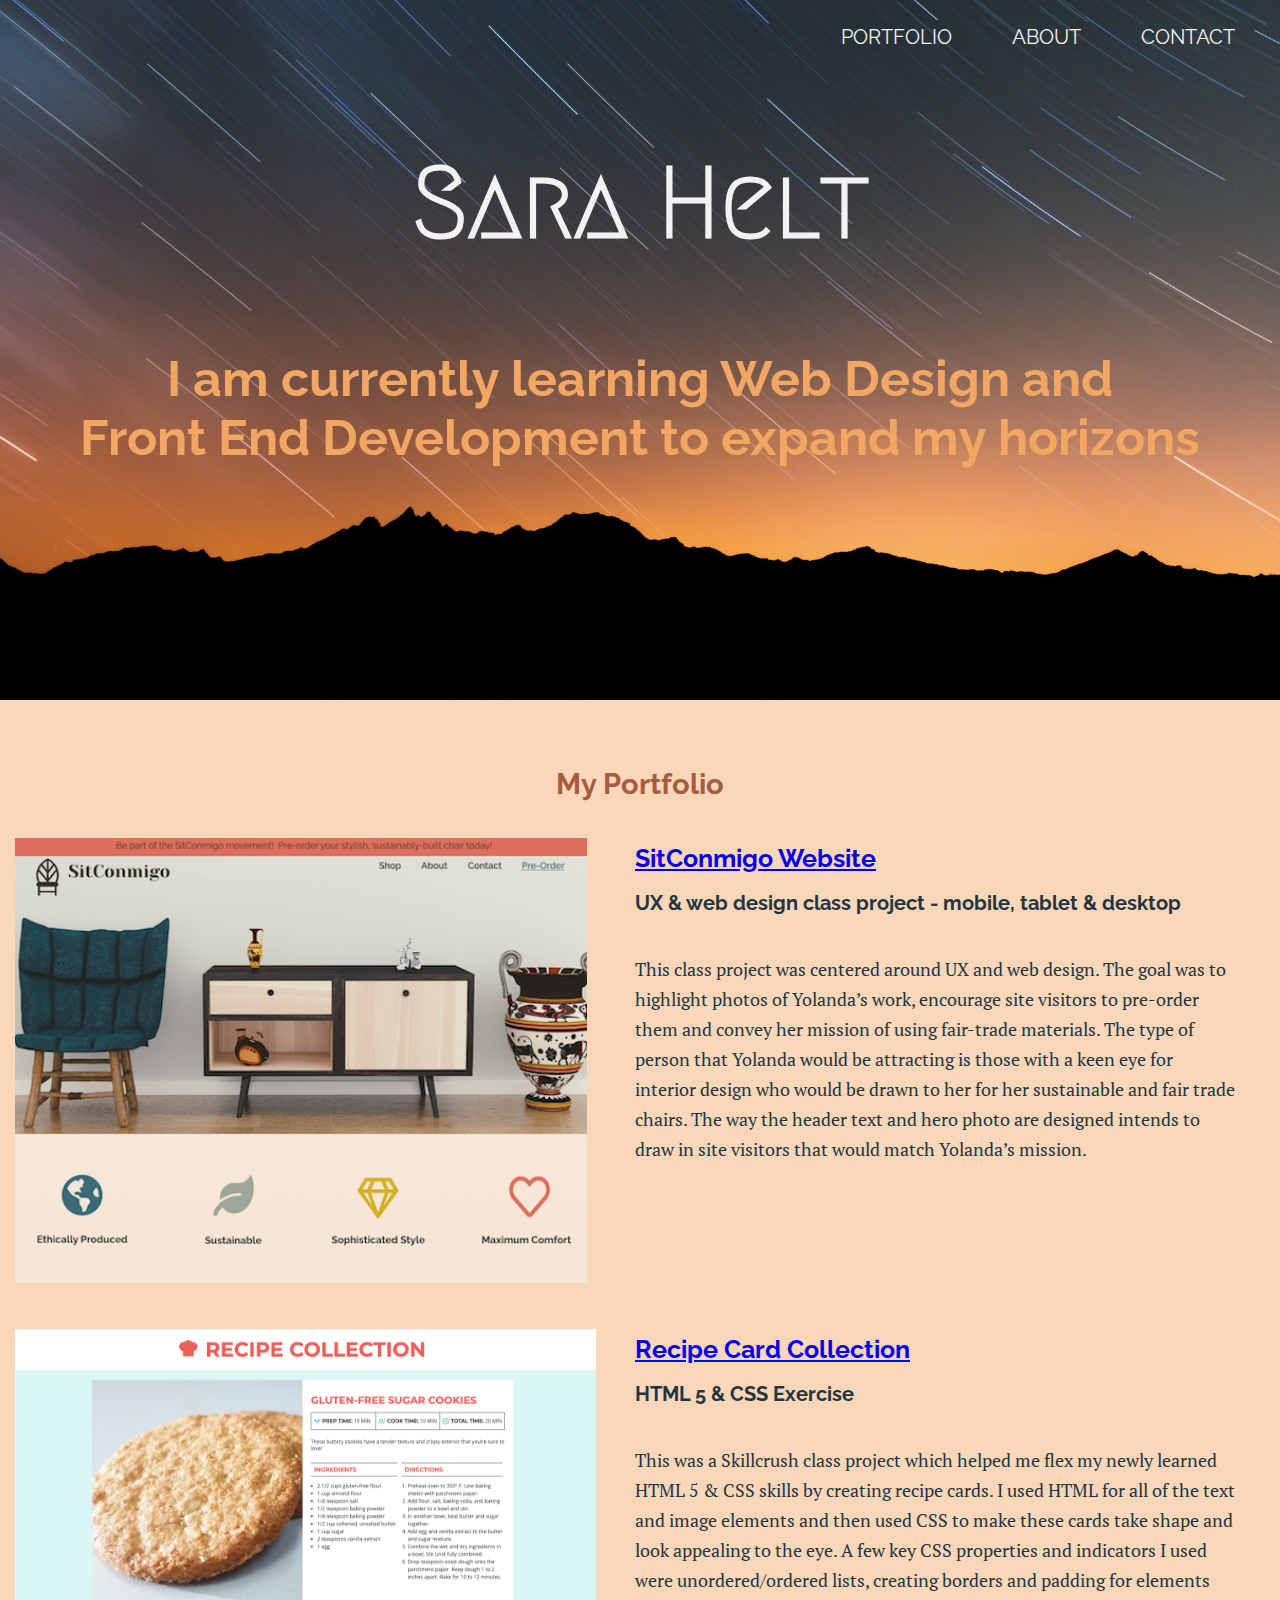
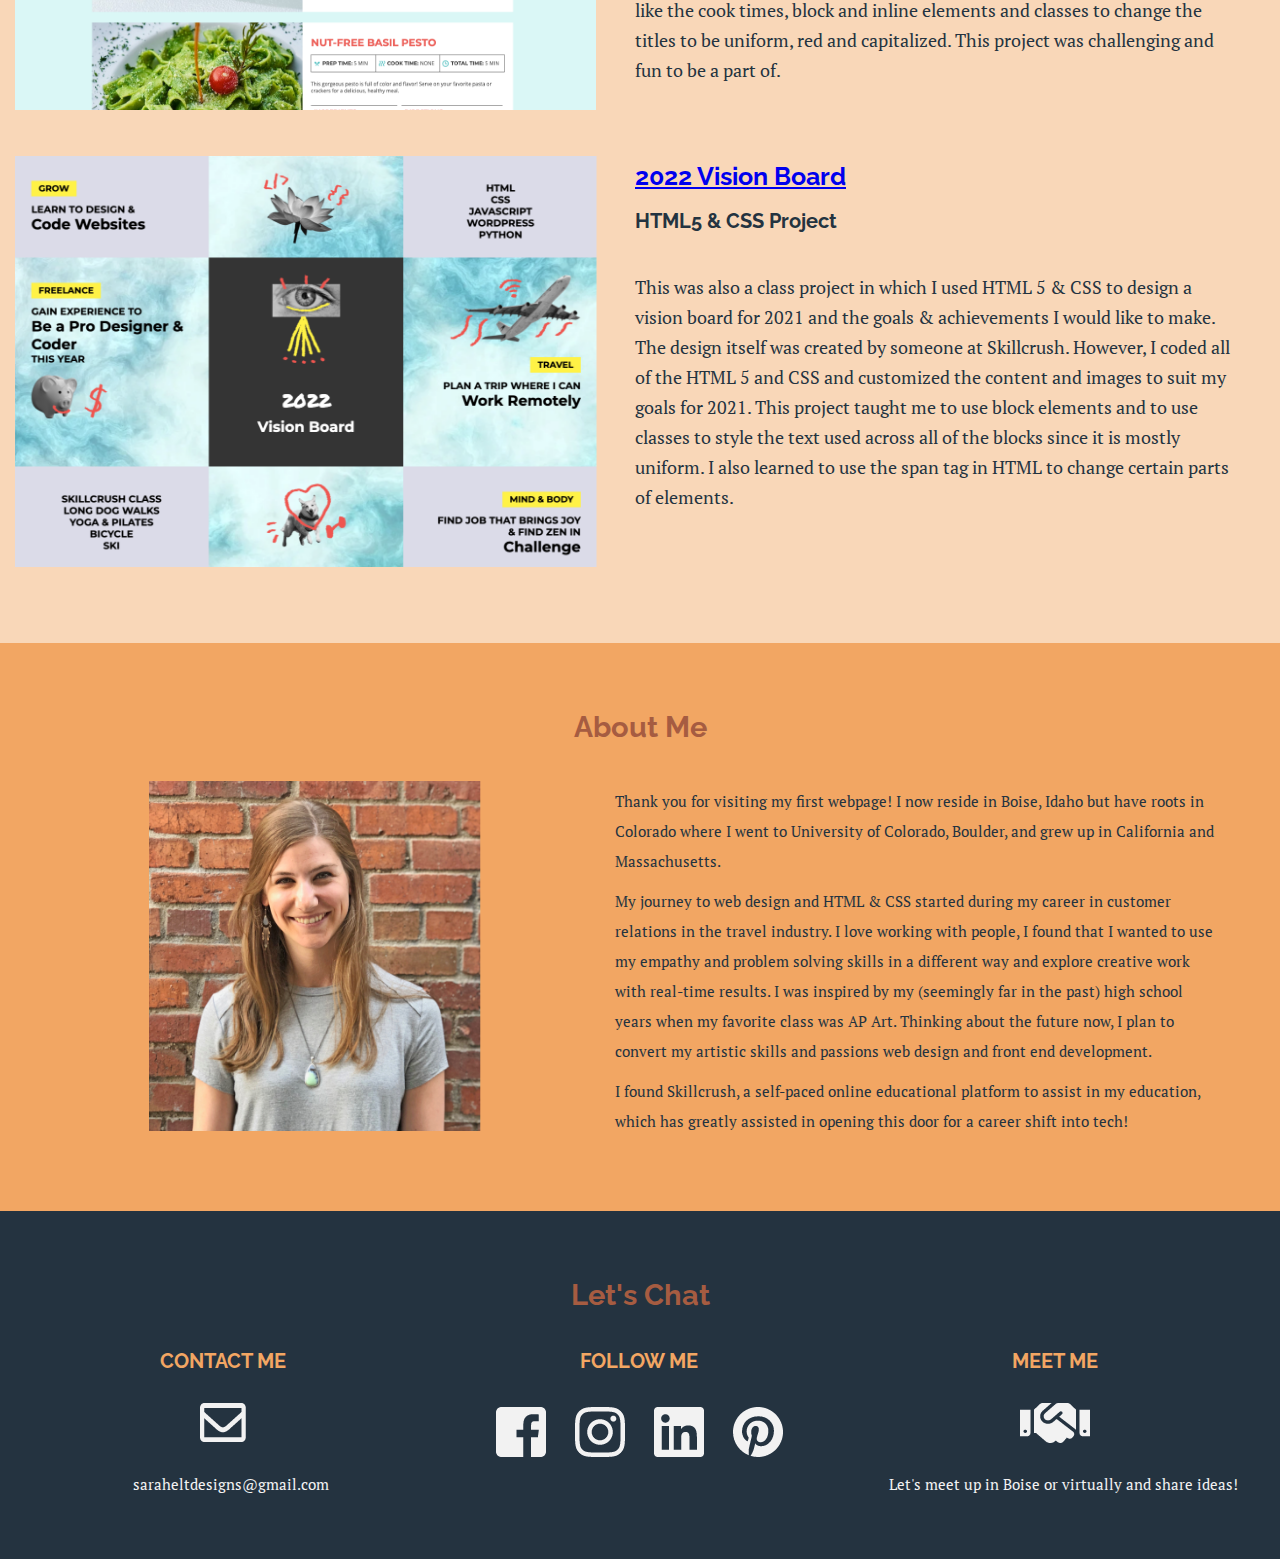
<file: index.html>
<!doctype html>
<html lang="en">
  <head>
        <meta charset="utf-8">
        <meta name="viewport" content="width=device-width, initial-scale=1">
        <title>Sara Helt Designs</title>
        <link rel="stylesheet" href="css/normalize.css">
      	<link rel="stylesheet" href="css/main.css">
        <link rel="preconnect" href="https://fonts.gstatic.com">
        <link href="https://fonts.googleapis.com/css2?family=Megrim&family=PT+Serif&family=Raleway:wght@300;500&display=swap" rel="stylesheet">
  </head>
  <body>
      <header>
        <div class="full-width">
            <nav>
              <ul>
                <li><a href=#portfolio>Portfolio</a></li>
                <li><a href=#about>About</a></li>
                <li><a href =#footer>Contact</a></li>
              </ul>
            </nav>
        </div>
        <div class="full-width">
            <h1>Sara Helt</h1>
        </div>
        <div class="full-width">
            <h2>I am currently learning Web Design and<br> Front End Development to <span> expand my horizons</span></h2>
        </div>
      </header>

    <main>
    <section id="portfolio">
        <div class="title">
          <h3><span>My Portfolio</span></h3>
        </div>
        <div class="full-width">
            <div class="half-width">
              <img src="img/sitconmigo_thumbnail2.0.png" alt="sitconmigo"/>
            </div>
            <div class="half-width-left">
              <a href="file:///Users/sarahelt/Desktop/Skillcrush/Portfolio/sara-helt-milestone/milestone-portfolio-project/sitconmigo/sitconmigo_website.png" target="_BLANK"><h4>SitConmigo Website</h4></a>
              <h5>UX &amp; web design class project - mobile, tablet & desktop</h5>
              <p>This class project was centered around UX and web design. The goal was to highlight photos of Yolanda’s work, encourage site visitors to pre-order them and convey her mission of using fair-trade materials. The type of person that Yolanda would be attracting is those with a keen eye for interior design who would be drawn to her for her sustainable and fair trade chairs. The way the header text and hero photo are designed intends to draw in site visitors that would match Yolanda’s mission.</p>
            </div>
        </div>

        <div class= "full-width">
            <div class="half-width">
              <img src="img/recipe-cards-project-thbnl-xd.png" alt="recipe-cards"/>
            </div>
            <div class="half-width-left">
              <a href="file:///Users/sarahelt/Desktop/Skillcrush/Portfolio/sara-helt-milestone/milestone-portfolio-project/recipe_cards/index.html" target="_BLANK"><h4>Recipe Card Collection</h4></a>
              <h5>HTML 5 &amp; CSS Exercise</h5>
              <p>This was a Skillcrush class project which helped me flex my newly learned HTML 5 & CSS skills by creating recipe cards. I used HTML for all of the text and image elements and then used CSS to make these cards take shape and look appealing to the eye. A few key CSS properties and indicators I used were unordered/ordered lists, creating borders and padding for elements like the cook times, block and inline elements and classes to change the titles to be uniform, red and capitalized. This project was challenging and fun to be a part of. </p>
            </div>
        </div>

        <div class="full-width">
            <div class= "half-width">
              <img src="img/vision-board-xd.png" alt="vision-board"/>
            </div>
            <div class="half-width-left">
              <a href="file:///Users/sarahelt/Desktop/Skillcrush/Portfolio/sara-helt-milestone/milestone-portfolio-project/vision_board/index.html" target="_BLANK"><h4>2022 Vision Board</h4></a>
              <h5>HTML5 & CSS Project</h5>
              <p>This was also a class project in which I used HTML 5 & CSS to design a vision board for 2021 and the goals & achievements I would like to make. The design itself was created by someone at Skillcrush. However, I coded all of the HTML 5 and CSS and customized the content and images to suit my goals for 2021. This project taught me to use block elements and to use classes to style the text used across all of the blocks since it is mostly uniform. I also learned to use the span tag in HTML to change certain parts of elements. </p>
            </div>
        </div>
      </section>
      <section id="about">
        <div class="title">
          <h3><span>About Me</span></h3>
        </div>
        <div class="full-width">
          <div class="half-width">
            <img src="img/head-shot-xd.png" alt="head-shot"/>
          </div>
          <div class="half-width">
            <p>Thank you for visiting my first webpage! I now reside in Boise, Idaho but have roots in Colorado where I went to University of Colorado, Boulder, and grew up in California and Massachusetts.</p>
            <p>My journey to web design and HTML &amp; CSS started during my career in customer relations in the travel industry. I love working with people, I found that I wanted to use my empathy and problem solving skills in a different way and explore creative work with real-time results. I was inspired by my (seemingly far in the past) high school years when my favorite class was AP Art. Thinking about the future now, I plan to convert my artistic skills and passions web design and front end development.</p>
            <p>I found Skillcrush, a self-paced online educational platform to assist in my education, which has greatly assisted in opening this door for a career shift into tech!</p>
          </div>
        </div>
      </section>
      </main>
    <footer>
    <section id="footer">
      <div class="title">
          <h3><span>Let's Chat</span></h3>
      </div>
      <div class="full-width">
          <div class="third-width">
              <h5>Contact Me</h5>
              <a href="mailto:saraheltdesigns@gmail.com"><img src="img/envelope.png" id="envelope" alt="envelope icon" /></a>
              <p>saraheltdesigns@gmail.com</p>
          </div>
          <div class="third-width">
              <h5>Follow Me</h5>
                <a target="_blank" href="https://www.facebook.com/sara.helt.5/"><img src="img/facebook-square.png" alt="facebook-icon" class="button"/></a>
                <a target="_blank" href="https://www.instagram.com/helts102/"><img src="img/instagram.png" alt="instagram-icon" class="button"/></a>
                <a target="_blank" href="https://www.linkedin.com/in/sara-helt/"><img src="img/linkedin.png" alt="linkedin-icon" class="button"/></a>
                <a target="_blank" href="https://www.pinterest.com/smokinsara/_saved/"><img src="img/pinterest.png" alt="pinterest-icon" class="button"/></a>
          </div>
          <div class="third-width">
              <h5>Meet Me</h5>
              <img src="img/handshake.png" alt="handshake-icon" />
              <p>Let's meet up in Boise or virtually and share ideas!</p>
          </div>
        </div>
    </section>
    </footer>
  </body>
</html>
</file>
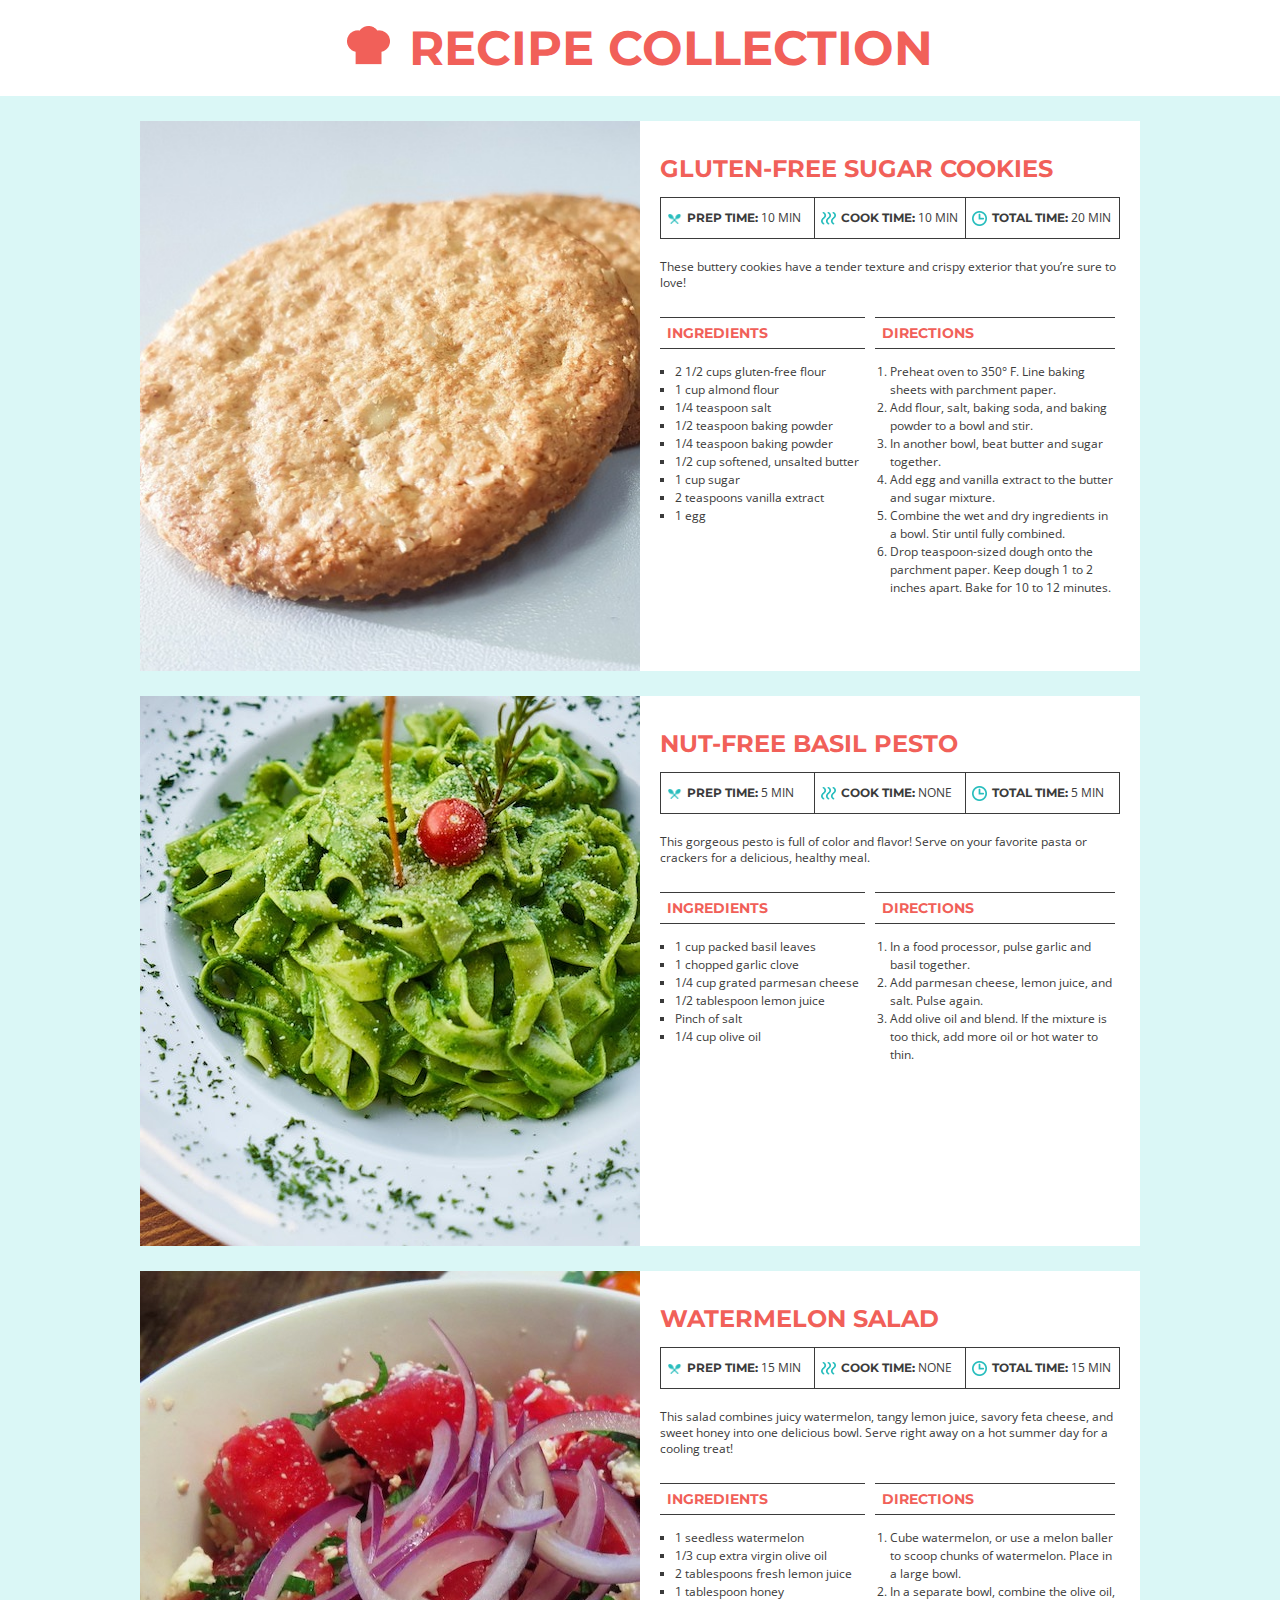
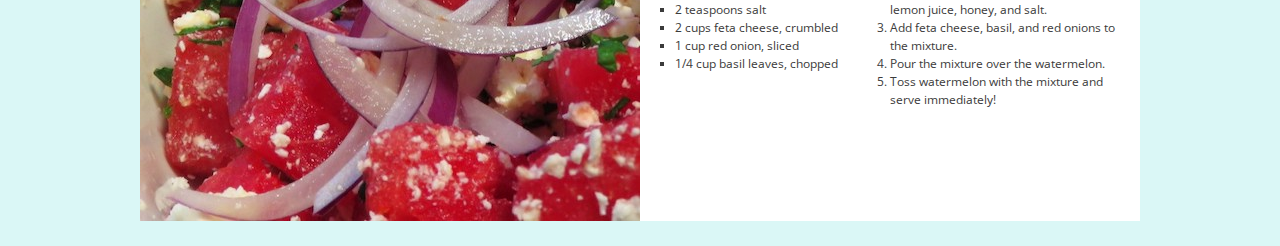
<file: recipe_cards/index.html>
<!doctype html>
<html lang="en">
<head>
    <meta charset="utf-8">
    <title>Recipe Cards Project</title>
    <link href="https://fonts.googleapis.com/css?family=Montserrat:700%7COpen+Sans&display=swap" rel="stylesheet">
    <link rel="stylesheet" href="css/normalize.css" />
    <link rel="stylesheet" href="css/style.css" />
</head>

    <body>
        <header>
            <img src="img/chef-hat.png" alt="chef hat">
            <h1>Recipe Collection</h1>
        </header>
        <main>
            <article id="cookies" class="card">
                <div class="image"></div>
                <div class="recipe">
                    <h2>Gluten-Free Sugar Cookies</h2>
                    <div class="time">
                        <div class="prep">
                            <img src="img/spoons.png" alt="prep time"><p class="time-details"><strong>Prep Time:</strong> 10 Min</p>
                        </div>
                        <div class="cook">
                            <img src="img/steam.png" alt="cook time"><p class="time-details"><strong>Cook Time:</strong> 10 Min</p>
                        </div>
                        <div class="total">
                            <img src="img/clock.png" alt="total time"><p class="time-details"><strong>Total Time:</strong> 20 Min</p>
                        </div>
                    </div>
                    <p class="description">These buttery cookies have a tender texture and crispy exterior that you’re
                        sure to love!</p>
                    <div class="columns">
                        <section class="ingredients">
                            <h3>Ingredients</h3>
                            <ul>
                                <li>2 1/2 cups gluten-free flour</li>
                                <li>1 cup almond flour</li>
                                <li>1/4 teaspoon salt</li>
                                <li>1/2 teaspoon baking powder</li>
                                <li>1/4 teaspoon baking powder</li>
                                <li>1/2 cup softened, unsalted butter</li>
                                <li>1 cup sugar</li>
                                <li>2 teaspoons vanilla extract</li>
                                <li>1 egg</li>
                            </ul>
                        </section>
                        <section class="directions">
                            <h3>Directions</h3>
                            <ol>
                                <li>Preheat oven to 350&deg; F. Line baking sheets with parchment paper.</li>
                                <li>Add flour, salt, baking soda, and baking powder to a bowl and stir.</li>
                                <li>In another bowl, beat butter and sugar together.</li>
                                <li>Add egg and vanilla extract to the butter and sugar mixture.</li>
                                <li>Combine the wet and dry ingredients in a bowl. Stir until fully combined.</li>
                                <li>Drop teaspoon-sized dough onto the parchment paper. Keep dough 1 to 2 inches apart.
                                    Bake for 10 to 12 minutes.</li>
                            </ol>
                        </section>
                    </div>
                </div>
            </article>
            <article id="pesto" class="card">
                <div class="image"></div>
                <div class="recipe">
                    <h2>Nut-Free Basil Pesto</h2>
                    <div class="time">
                        <div class="prep">
                            <img src="img/spoons.png" alt="prep time"><p class="time-details"><strong>Prep Time:</strong> 5 Min</p>
                        </div>
                        <div class="cook">
                            <img src="img/steam.png" alt="cook time"><p class="time-details"><strong>Cook Time:</strong> None</p>
                        </div>
                        <div class="total">
                            <img src="img/clock.png" alt="total time"><p class="time-details"><strong>Total Time:</strong> 5 Min</p>
                        </div>
                    </div>
                    <p class="description">This gorgeous pesto is full of color and flavor! Serve on your favorite pasta
                        or crackers for a delicious, healthy meal.</p>
                    <div class="columns">
                        <section class="ingredients">
                            <h3>Ingredients</h3>
                            <ul>
                                <li>1 cup packed basil leaves</li>
                                <li>1 chopped garlic clove</li>
                                <li>1/4 cup grated parmesan cheese</li>
                                <li>1/2 tablespoon lemon juice</li>
                                <li>Pinch of salt</li>
                                <li>1/4 cup olive oil</li>
                            </ul>
                        </section>
                        <section class="directions">
                            <h3>Directions</h3>
                            <ol>
                                <li>In a food processor, pulse garlic and basil together.</li>
                                <li>Add parmesan cheese, lemon juice, and salt. Pulse again.</li>
                                <li>Add olive oil and blend. If the mixture is too thick, add more oil or hot water to
                                    thin.</li>
                            </ol>
                        </section>
                    </div>
                </div>
            </article>
            <article id="salad" class="card">
                <div class="image"></div>
                <div class="recipe">
                    <h2>Watermelon Salad</h2>
                    <div class="time">
                        <div class="prep">
                            <img src="img/spoons.png" alt="prep time"><p class="time-details"><strong>Prep Time:</strong> 15 Min</p>
                        </div>
                        <div class="cook">
                            <img src="img/steam.png" alt="cook time"><p class="time-details"><strong>Cook Time:</strong> None</p>
                        </div>
                        <div class="total">
                            <img src="img/clock.png" alt="total time"><p class="time-details"><strong>Total Time:</strong> 15 Min</p>
                        </div>
                    </div>
                    <p class="description">This salad combines juicy watermelon, tangy lemon juice, savory feta cheese,
                        and sweet honey into one delicious bowl. Serve right away on a hot summer day for a cooling
                        treat!</p>
                    <div class="columns">
                        <section class="ingredients">
                            <h3>Ingredients</h3>
                            <ul>
                                <li>1 seedless watermelon</li>
                                <li>1/3 cup extra virgin olive oil</li>
                                <li>2 tablespoons fresh lemon juice</li>
                                <li>1 tablespoon honey</li>
                                <li>2 teaspoons salt</li>
                                <li>2 cups feta cheese, crumbled</li>
                                <li>1 cup red onion, sliced</li>
                                <li>1/4 cup basil leaves, chopped</li>
                            </ul>
                        </section>
                        <section class="directions">
                            <h3>Directions</h3>
                            <ol>
                                <li>Cube watermelon, or use a melon baller to scoop chunks of watermelon. Place in a
                                    large bowl.</li>
                                <li>In a separate bowl, combine the olive oil, lemon juice, honey, and salt.</li>
                                <li>Add feta cheese, basil, and red onions to the mixture.</li>
                                <li>Pour the mixture over the watermelon.</li>
                                <li>Toss watermelon with the mixture and serve immediately!</li>
                            </ol>
                        </section>
                    </div>
                </div>
            </article>
        </main>

  </body>
  </html>
</file>
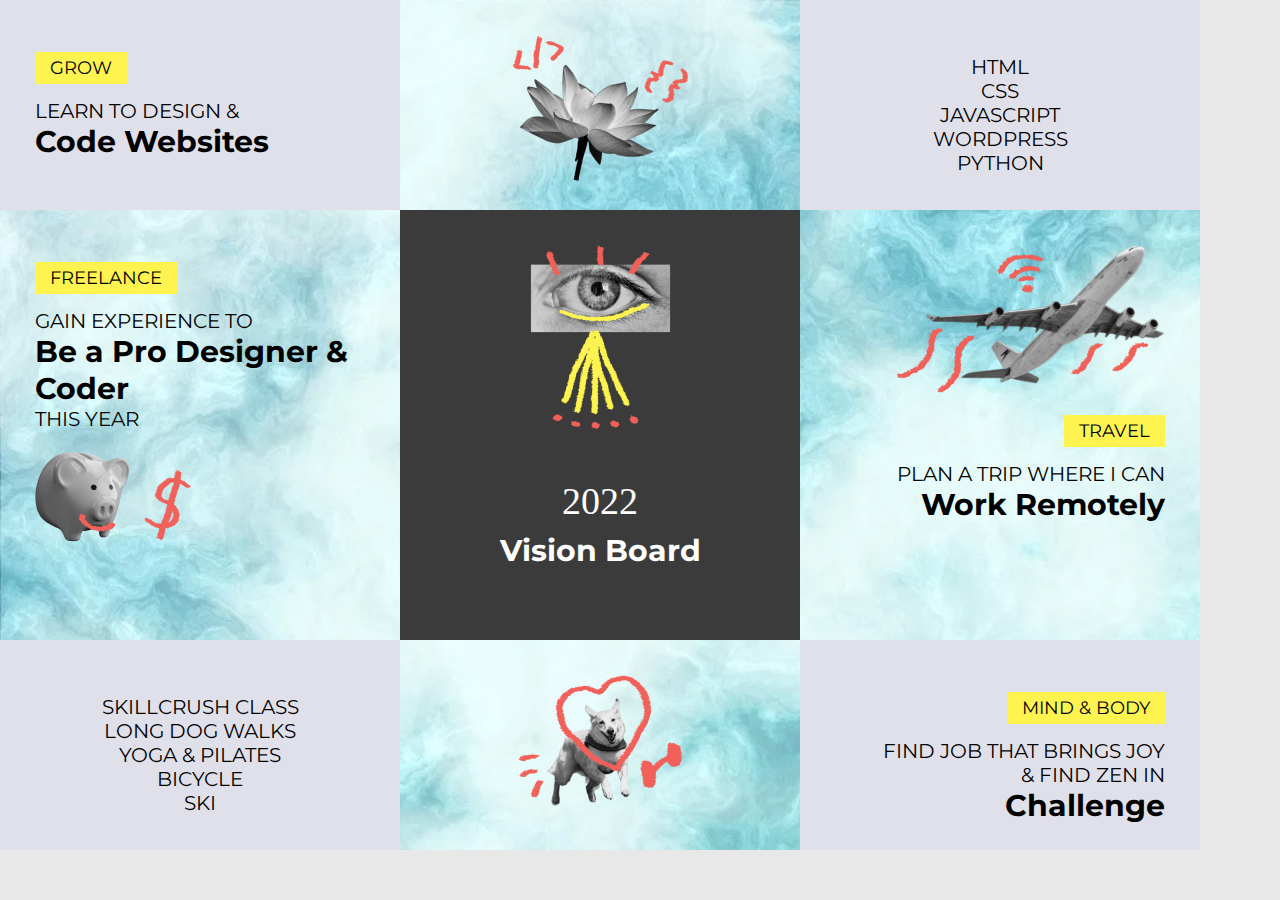
<file: vision_board/index.html>
<!doctype html>
<html lang="en">
  <head>
        <meta charset="utf-8">
        <meta name="viewport" content="width=device-width, initial-scale=1">
        <title>2022 Vision Board</title>
        <link rel="stylesheet" href="css/normalize.css">
      	<link rel="stylesheet" href="css/main.css">
        <link rel="preconnect" href="https://fonts.gstatic.com">
        <link href="https://fonts.googleapis.com/css2?family=Montserrat:wght@700&family=Permanent+Marker&display=swap" rel="stylesheet">
  </head>
  <body>
    <div id="vision-board">
  		<div class="block small-block left light-bg">
  			<p><span class="highlight">Grow</span></p>
  			<p>Learn to Design &amp;<br>
  			<strong>Code Websites</strong></p>
  		</div>
  		<div class="block small-block center">
  			<img src="img/flower.png" alt="Flower" />
  		</div>
  		<div class="block small-block center light-bg">
  			<p>Html<br>
  				CSS<br>
  				Javascript<br>
  				Wordpress<br>
  				Python</p>
  		</div>
  		<div class="block large-block left ">
  			<p><span class="highlight">Freelance</span></p>
  			<p>Gain experience to<br>
  				<strong>Be a Pro Designer &amp; Coder</strong><br>
  				This year</p>
  			<img src="img/piggy.png" alt="Piggy" />
  		</div>
  		<div class="block large-block center dark-bg title">
  			<img src="img/eye.png" alt="Eye" />
  			<p><span>2022</span><br>
  				<strong>Vision Board</strong></p>
  		</div>
  		<div class="block large-block right">
  			<img src="img/plane.png" alt="Plane" />
  			<p><span class="highlight">Travel</span></p>
  			<p>Plan a trip where I can<br>
  				<strong>Work Remotely</strong><br></p>
  		</div>
  		<div class="block small-block center light-bg">
  			<p>SkillCrush class<br>
  				Long Dog Walks<br>
  				Yoga &amp; Pilates<br>
          Bicycle<br>
  				Ski<br>
  				</p>
  		</div>
  		<div class="block small-block center">
  			<img src="img/doggo.png" alt="Doggo" />
  		</div>
  		<div class="block small-block right light-bg">
  			<p><span class="highlight">Mind & Body</span></p>
  			<p>Find job that brings joy<br>
  				&amp; find zen in<br>
  				<strong>Challenge</strong></p>
  		</div>
  	</div>
  </body>
  </html>
</file>
<file: css/main.css>
/**** BASE STYLE ***/
body{
  font-family: 'PT Serif', serif;
  font-size: 20px;
  background-color: #f9d7b8;
  color: #243340;
  margin: 0;
}

p,
h4{
margin: 0;
width: 600px;
float: right;
}

/***** GRID *****/
.full-width {
      width: 1250px;
      margin: 0 auto;
      overflow: auto;
}

.half-width {
      width: 600px;
      float: left;
      margin: 20px 0px;
    }

.half-width-left {
      width: 600px;
      float: left;
      margin: 20px 20px;
}

.third-width{
    width: 350px;
    display: inline-block;
    float: left;
    text-align: center;
}
.title{
  font-family: 'Raleway', sans-serif;
  font-size: 25px;
  color: #A65C41;
  text-align: center;
}

h3 span{
  display: inline-block;
  padding: 7px 7px 7px 7px;
  margin: 0;
}

h3{
  margin: 0;
  padding: 10px 0 10px 0;
}


/***** HEADER *****/
header {
    height: 700px;
    background: url('../img/marek-piwnicki-dark-unsplash-crop.png');
    background-size:cover;
    background-position: center;
}

header h1{
  font-family: 'Megrim', cursive;
  font-size:100px;
  color: #f2f2f2;
  text-align: center;
}

header h2{
  font-family:'Raleway', sans-serif;
  font-size: 50px;
  color: #F2A663;
  text-align: center;
  margin: 20px;
}

nav {
  font-family: 'Raleway', sans-serif;
  font-size: 15px;
  text-transform: uppercase;
  color:#f2f2f2;
  text-align: right;
}

nav ul{
  display: inline-block;
  list-style: none;
}

nav ul li{
  float: left;
  padding: 10px 30px;
}

nav ul li a{
  font-family: 'Raleway', sans-serif;
  font-size: 20px;
  text-transform: uppercase;
  text-decoration: none;
  color:#f2f2f2;
  text-align: right;
}



/**** PORTFOLIO *****/
.half-width-left h4, p{
    padding: 5px 0px;
  }

.half-width-left h4{
    font-size: 25px;
    text-decoration: underline;
    font-family: 'Raleway', sans-serif;
}

.half-width-left p{
  font-size: 18px;
  line-height: 30px;
}

#portfolio {
  padding: 50px 0;
}

#portfolio a:visited {
  text-decoration: none;
  color: #243340;
}

#portfolio h5{
  font-size: 20px;
  font-family: 'Raleway', sans-serif;
  padding-top: 20px;
}


/**** ABOUT ME *****/
#about img{
  display: block;
  margin-left: auto;
  margin-right: auto;
}

#about{
  background-color: #F2A663;
  padding: 50px 0;
}

#about title{
  padding: 20px 0;
}

#about p{
  font-size: 15px;
  line-height: 30px;
}

/***** CONTACT ME *****/
#footer{
  padding: 50px 0;
  text-align: center;
  background-color: #243340;
  background-size: cover;
}

#footer .third-width{
  width: 416px;
  padding: 10px 0;
  text-align: center;
  display: inline-block;
}

.third-width ul li{
  list-style: none;
  color: #f2f2f2;
  text-align: center;
  float: left;
}

#footer p{
  width: 350px;
  text-align: center;
  font-size: 15px;
  color: #f2f2f2;
  margin: 0 25px;
}

#footer h5{
  width: 350px;
  text-align: center;
  font-size: 20px;
  text-transform: uppercase;
  font-family: Raleway, sans-serif;
  color: #f2f2f2;
  margin: 0 auto;
  padding: 10px 0;
  color: #F2A663;
}

#footer img{
  padding: 20px 10px;
  text-align: center;
  line-height: 32px;
}

.button {
  border: none;
  padding: 16px 32px;
  text-align: center;
  font-size: 16px;
  margin: 4px 2px;
  opacity: 1;
  transition: 0.3s;
}

.button:hover {opacity: 0.6}
</file>
<file: recipe_cards/css/style.css>
body{
  background: #DAF7F6;
  font-family: 'Open Sans', sans-serif;
  font-size:12px;
  line-height: 16px;
  color: #3B3B3B;
}

header{
  background-color: #FFFFFF;
  text-align: center;
}

h1 {
  font-size: 48px;
  color: #F16059;
  font-family: 'Montserrat', sans-serif;
  text-transform: uppercase;
  display: inline-block;
  padding: 40px 0;
  margin: 0;
  font-weight: bold;
}

header img{
  margin-right: 16px;
}

main{
  width: 1000px;
  margin: 0 auto;
}


.card {
  margin: 25px 0;
  overflow: auto;
}

.image {
  float: left;
  width: 500px;
  height: 550px;
}

.recipe {
  float:left;
  padding:20px;
  width: 500px;
  height: 550px;
  background: #FFFFFF;
  box-sizing: border-box;
}

/** IMAGES **/

#cookies .image{
  background-image: url("../img/gluten-free-sugar-cookies.jpg");
  background-size: cover;
}

#pesto .image {
  background-image:url("../img/nut-free-pesto.jpg");
  background-size:cover;
}

#salad .image {
  background-image: url("../img/watermelon-salad.jpg");
  background-size: cover;
}

/*** H2 and COOK TIMES ***/
h2 {
  color: #F16059;
  font-family: 'Montserrat', sans-serif;
  text-transform: uppercase;
  font-size: 24px;
  font-weight: bold;
}

.time {
  margin-bottom: 20px;
  border-width: 1px;
  border-style: solid;
  border-color: #3B3B3B;
  overflow: auto;
}

.time div {
  float:left;
  padding-left: 6px;
  text-transform: uppercase;
  box-sizing: border-box;
  width: 33.3333%;
}

.time .cook {
	border-width: 0 1px;
	border-style: solid;
	border-color: #3B3B3B;
}

.time img{
  width:15px;
  height: auto;
  vertical-align: middle;
  margin-right: 5px;
}

.time-details {
  display: inline-block;
}

.time strong {
	font-family: 'Montserrat', sans-serif;
}

/*** H3 and Structure Columns ***/
.columns {
  overflow: auto;
}

.directions {
  float: left;
  width: 240px;
}

.ingredients {
  float: left;
  width: 205px;
  margin-right: 10px;
}

.recipe h3{
  color: #F16059;
  text-transform: uppercase;
  font-weight: bold;
  font-family:  'Montserrat', sans-serif;
  padding: 7px;
  border-width: 1px 0;
  border-style: solid;
  border-color: #3B3B3B;
}

.directions ol{
  padding-left: 15px;
  line-height: 18px;
}

.ingredients ul{
  padding-left: 15px;
  line-height: 18px;
  list-style-type: square;
}
</file>
<file: vision_board/css/main.css>
body {
	background: #E8E8E8;

}

#vision-board{
    width: 1200px;
    height: 850px;
    overflow: auto;
    background: url('../img/marbled-blue.png');
    background-size: cover;
		font-family: 'Montserrat', sans-serif;
		text-transform: uppercase;
		font-size: 20px;
}

.block {
	float: left;
	box-sizing: border-box;
	width: 400px;
}

.small-block {
	height: 210px;
	padding: 35px;
}

.large-block {
	height: 430px;
	padding: 35px;
}

.center{
		text-align: center;
}

.right {
	text-align: right;
}

.light-bg{
	background-color: #e0e0eb;
	background-size: cover;
}
.dark-bg{
	background-color: #3B3B3B;
	background-size: cover;
}
.title{
	text-align: center;
	font-size: 38px;
	color: #FFFFFF;
	text-transform: uppercase;
}

.title span{
	font-family: 'Permanent Marker', cursive;
	font-size: 38px;
}

.highlight {
 padding: 5px 15px;
 background: #FFF44F;
 font-size: 18px;
}

strong{
	text-transform: none;
	font-size: 30px;
	font-weight: bold;
}
</file>
